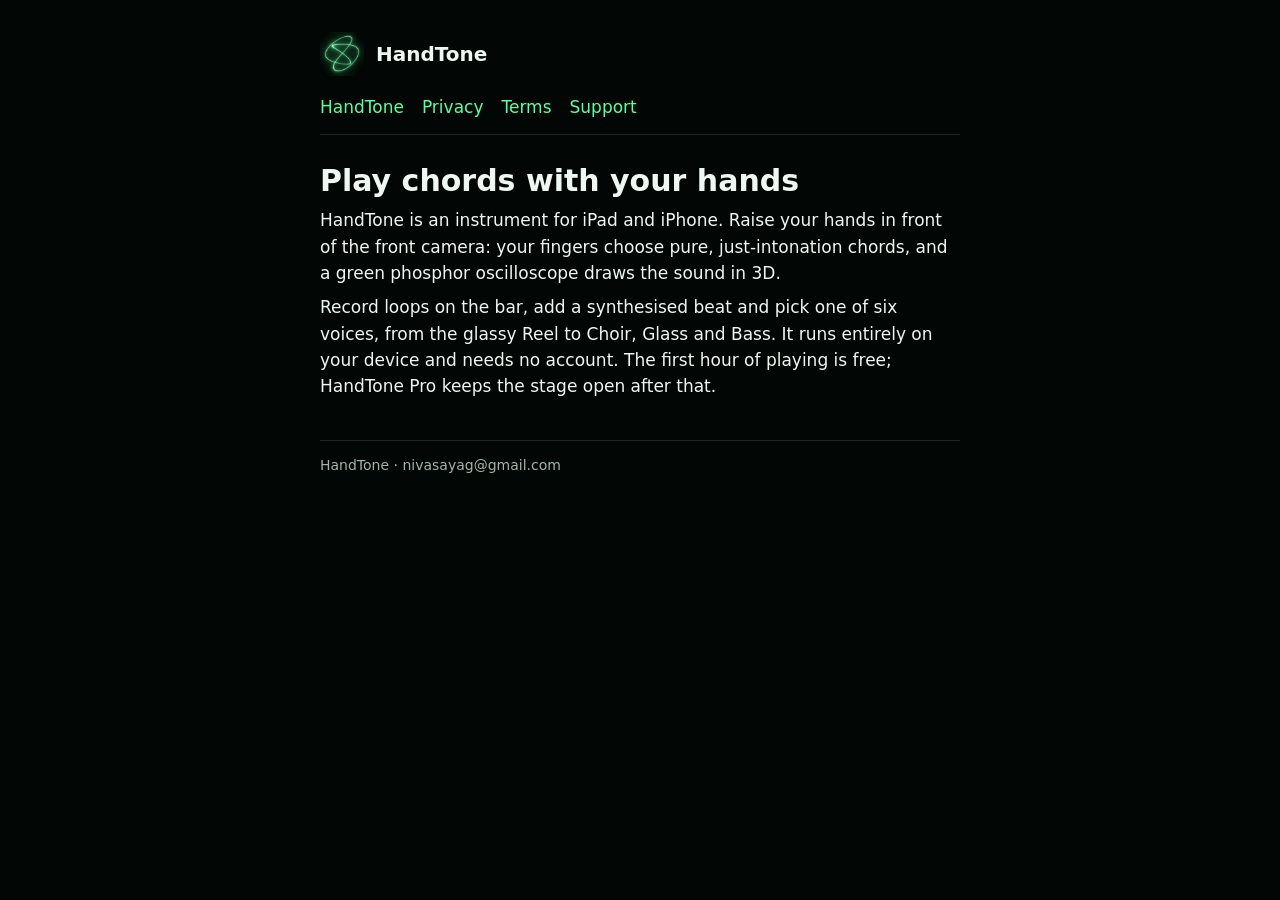
<file: index.html>
<!doctype html>
<html lang="en"><head><meta charset="utf-8"><meta name="viewport" content="width=device-width,initial-scale=1">
<title>Play chords with your hands | HandTone</title><link rel="stylesheet" href="style.css?v=20261110"><link rel="icon" href="icon.png"></head>
<body><main><header><img src="icon.png" alt=""><b>HandTone</b></header>
<nav><a href="index.html">HandTone</a><a href="privacy.html">Privacy</a><a href="terms.html">Terms</a><a href="support.html">Support</a></nav>
<h1>Play chords with your hands</h1>
<p>HandTone is an instrument for iPad and iPhone. Raise your hands in front of the front camera: your fingers choose pure, just-intonation chords, and a green phosphor oscilloscope draws the sound in 3D.</p>
<p>Record loops on the bar, add a synthesised beat and pick one of six voices, from the glassy Reel to Choir, Glass and Bass. It runs entirely on your device and needs no account. The first hour of playing is free; HandTone Pro keeps the stage open after that.</p>
<footer>HandTone · nivasayag@gmail.com</footer></main></body></html>
</file>
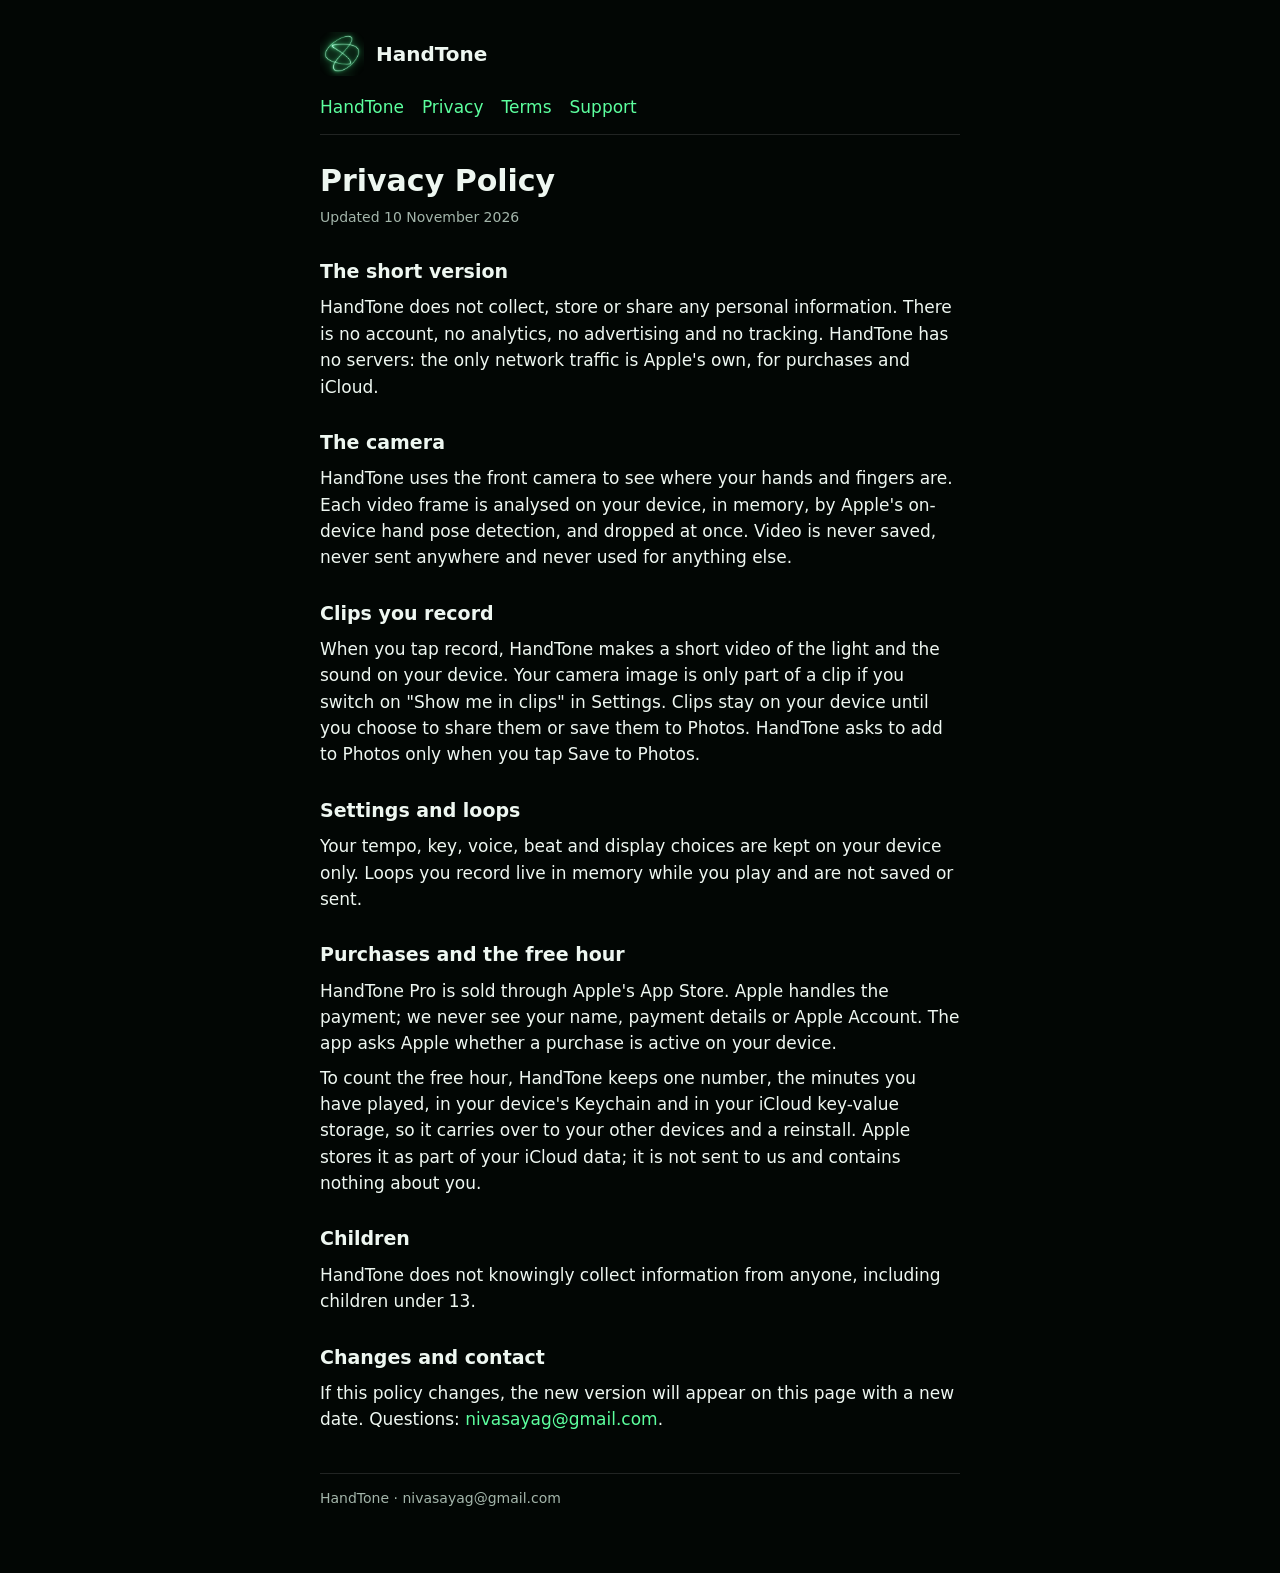
<file: privacy.html>
<!doctype html>
<html lang="en"><head><meta charset="utf-8"><meta name="viewport" content="width=device-width,initial-scale=1">
<title>Privacy Policy | HandTone</title><link rel="stylesheet" href="style.css?v=20261110"><link rel="icon" href="icon.png"></head>
<body><main><header><img src="icon.png" alt=""><b>HandTone</b></header>
<nav><a href="index.html">HandTone</a><a href="privacy.html">Privacy</a><a href="terms.html">Terms</a><a href="support.html">Support</a></nav>
<h1>Privacy Policy</h1><p class="updated">Updated 10 November 2026</p>
<section><h2>The short version</h2><p>HandTone does not collect, store or share any personal information. There is no account, no analytics, no advertising and no tracking. HandTone has no servers: the only network traffic is Apple's own, for purchases and iCloud.</p></section>
<section><h2>The camera</h2><p>HandTone uses the front camera to see where your hands and fingers are. Each video frame is analysed on your device, in memory, by Apple's on-device hand pose detection, and dropped at once. Video is never saved, never sent anywhere and never used for anything else.</p></section>
<section><h2>Clips you record</h2><p>When you tap record, HandTone makes a short video of the light and the sound on your device. Your camera image is only part of a clip if you switch on "Show me in clips" in Settings. Clips stay on your device until you choose to share them or save them to Photos. HandTone asks to add to Photos only when you tap Save to Photos.</p></section>
<section><h2>Settings and loops</h2><p>Your tempo, key, voice, beat and display choices are kept on your device only. Loops you record live in memory while you play and are not saved or sent.</p></section>
<section><h2>Purchases and the free hour</h2><p>HandTone Pro is sold through Apple's App Store. Apple handles the payment; we never see your name, payment details or Apple Account. The app asks Apple whether a purchase is active on your device.</p><p>To count the free hour, HandTone keeps one number, the minutes you have played, in your device's Keychain and in your iCloud key-value storage, so it carries over to your other devices and a reinstall. Apple stores it as part of your iCloud data; it is not sent to us and contains nothing about you.</p></section>
<section><h2>Children</h2><p>HandTone does not knowingly collect information from anyone, including children under 13.</p></section>
<section><h2>Changes and contact</h2><p>If this policy changes, the new version will appear on this page with a new date. Questions: <a href="mailto:nivasayag@gmail.com">nivasayag@gmail.com</a>.</p></section>
<footer>HandTone · nivasayag@gmail.com</footer></main></body></html>
</file>
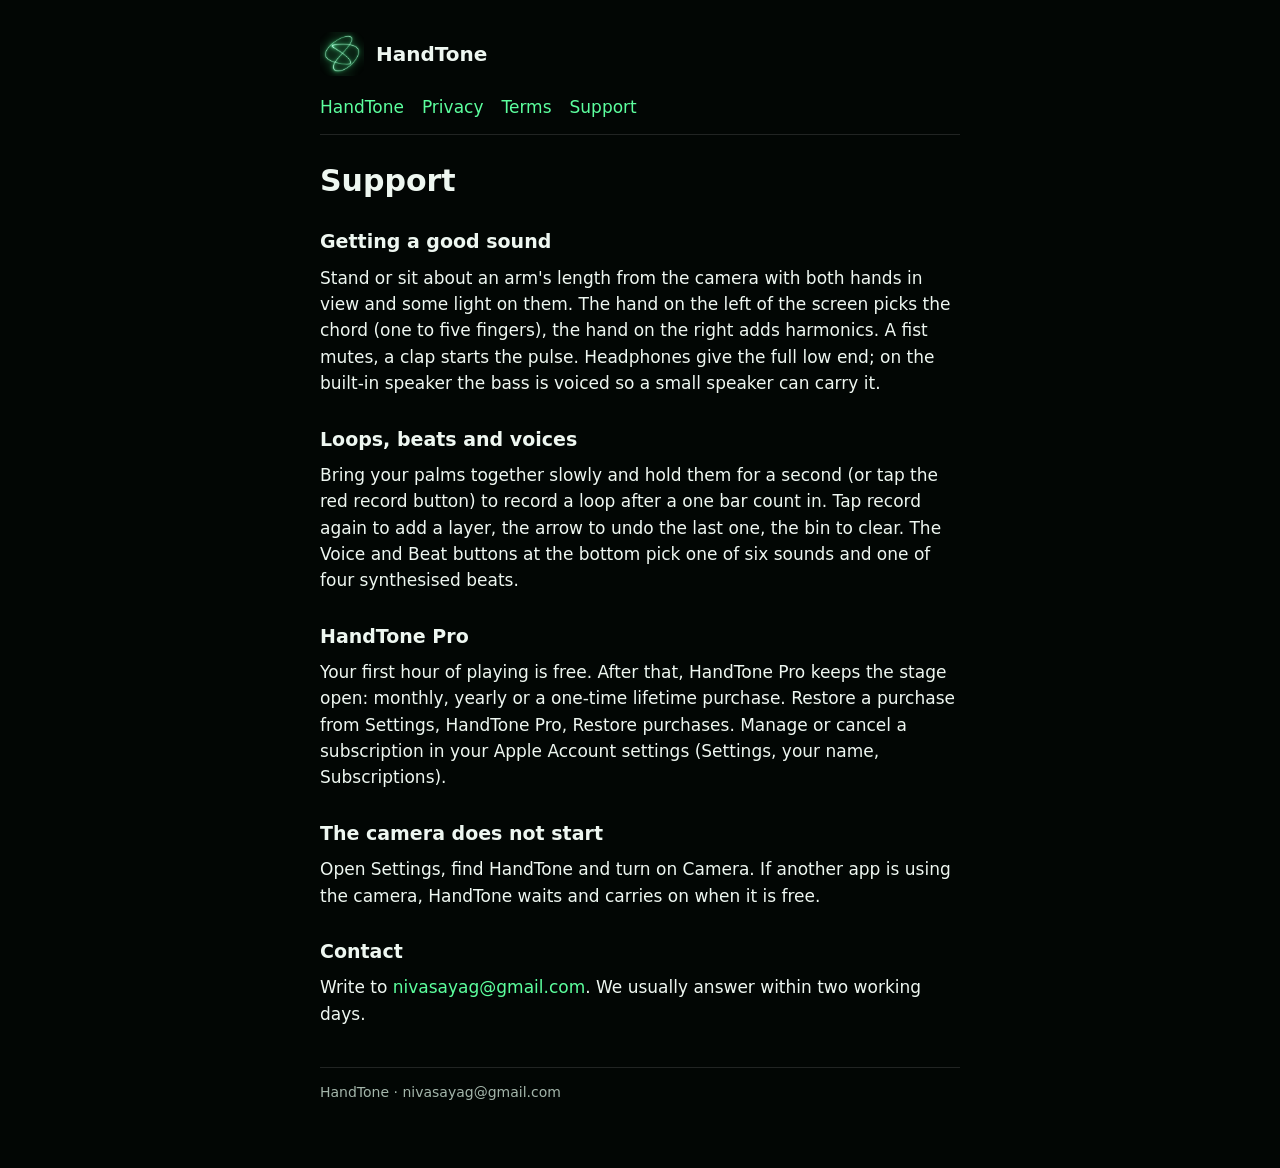
<file: support.html>
<!doctype html>
<html lang="en"><head><meta charset="utf-8"><meta name="viewport" content="width=device-width,initial-scale=1">
<title>Support | HandTone</title><link rel="stylesheet" href="style.css?v=20261110"><link rel="icon" href="icon.png"></head>
<body><main><header><img src="icon.png" alt=""><b>HandTone</b></header>
<nav><a href="index.html">HandTone</a><a href="privacy.html">Privacy</a><a href="terms.html">Terms</a><a href="support.html">Support</a></nav>
<h1>Support</h1>
<section><h2>Getting a good sound</h2><p>Stand or sit about an arm's length from the camera with both hands in view and some light on them. The hand on the left of the screen picks the chord (one to five fingers), the hand on the right adds harmonics. A fist mutes, a clap starts the pulse. Headphones give the full low end; on the built-in speaker the bass is voiced so a small speaker can carry it.</p></section>
<section><h2>Loops, beats and voices</h2><p>Bring your palms together slowly and hold them for a second (or tap the red record button) to record a loop after a one bar count in. Tap record again to add a layer, the arrow to undo the last one, the bin to clear. The Voice and Beat buttons at the bottom pick one of six sounds and one of four synthesised beats.</p></section>
<section><h2>HandTone Pro</h2><p>Your first hour of playing is free. After that, HandTone Pro keeps the stage open: monthly, yearly or a one-time lifetime purchase. Restore a purchase from Settings, HandTone Pro, Restore purchases. Manage or cancel a subscription in your Apple Account settings (Settings, your name, Subscriptions).</p></section>
<section><h2>The camera does not start</h2><p>Open Settings, find HandTone and turn on Camera. If another app is using the camera, HandTone waits and carries on when it is free.</p></section>
<section><h2>Contact</h2><p>Write to <a href="mailto:nivasayag@gmail.com">nivasayag@gmail.com</a>. We usually answer within two working days.</p></section>
<footer>HandTone · nivasayag@gmail.com</footer></main></body></html>
</file>
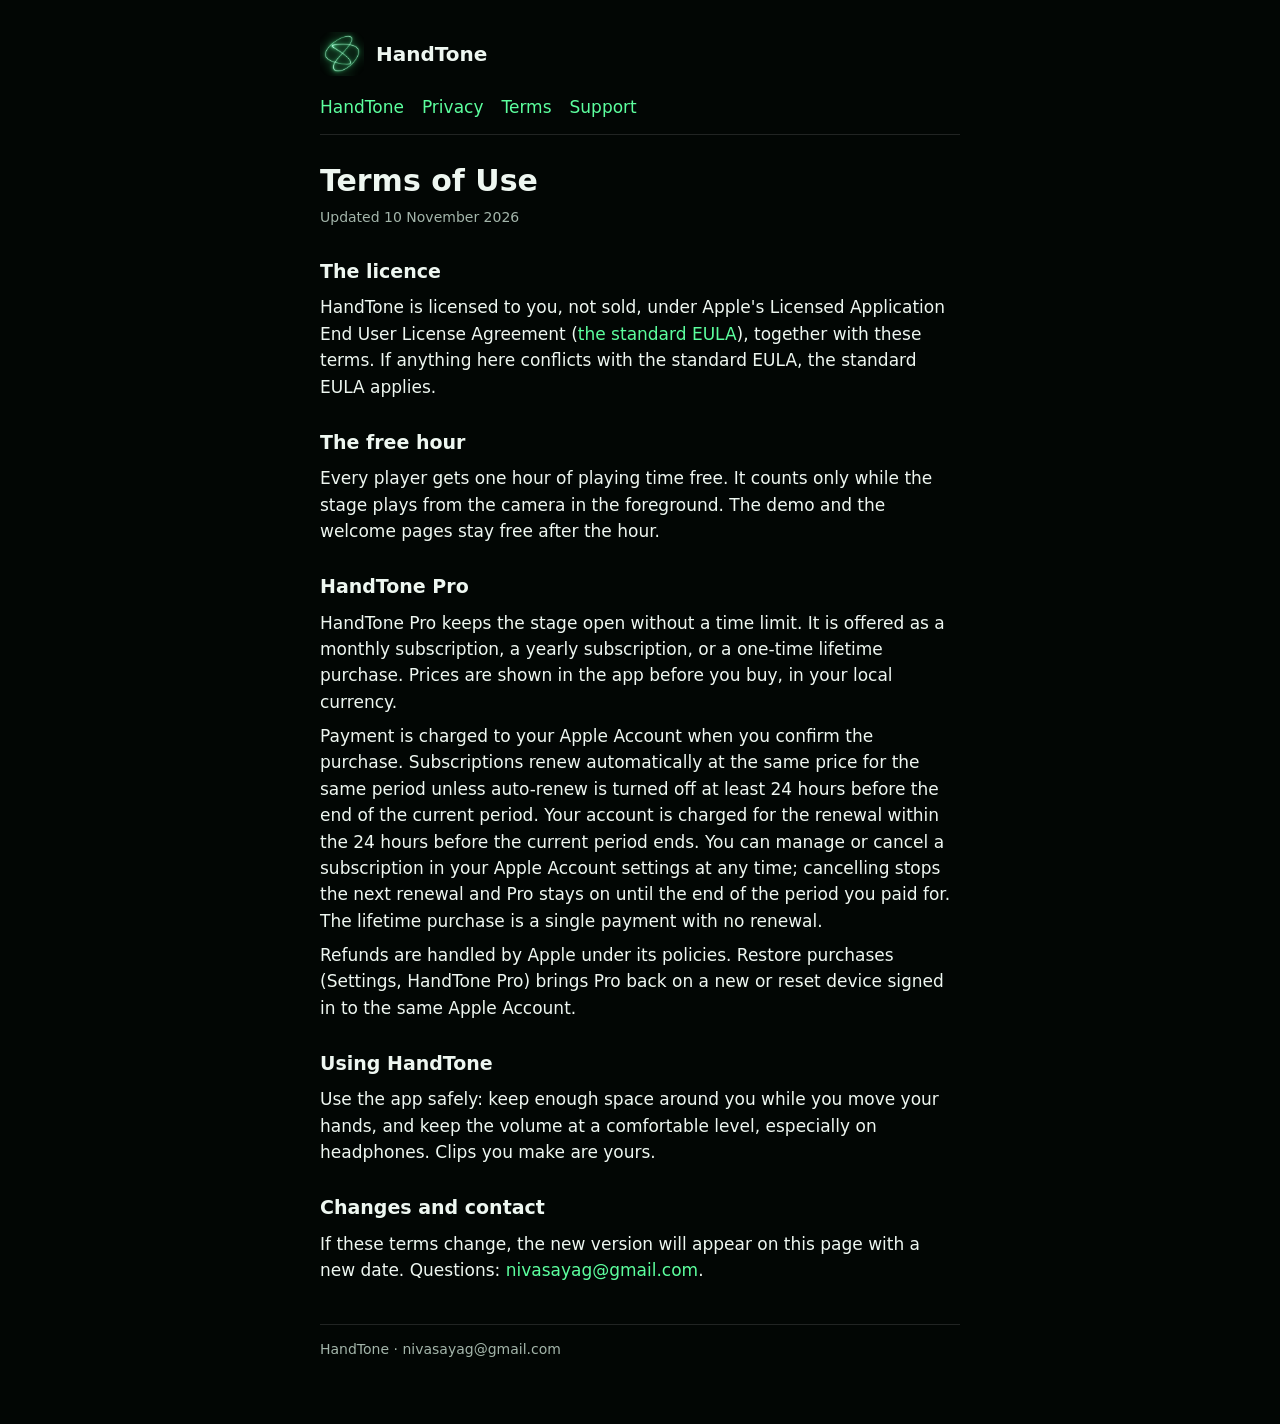
<file: terms.html>
<!doctype html>
<html lang="en"><head><meta charset="utf-8"><meta name="viewport" content="width=device-width,initial-scale=1">
<title>Terms of Use | HandTone</title><link rel="stylesheet" href="style.css?v=20261110"><link rel="icon" href="icon.png"></head>
<body><main><header><img src="icon.png" alt=""><b>HandTone</b></header>
<nav><a href="index.html">HandTone</a><a href="privacy.html">Privacy</a><a href="terms.html">Terms</a><a href="support.html">Support</a></nav>
<h1>Terms of Use</h1><p class="updated">Updated 10 November 2026</p>
<section><h2>The licence</h2><p>HandTone is licensed to you, not sold, under Apple's Licensed Application End User License Agreement (<a href="https://www.apple.com/legal/internet-services/itunes/dev/stdeula/">the standard EULA</a>), together with these terms. If anything here conflicts with the standard EULA, the standard EULA applies.</p></section>
<section><h2>The free hour</h2><p>Every player gets one hour of playing time free. It counts only while the stage plays from the camera in the foreground. The demo and the welcome pages stay free after the hour.</p></section>
<section><h2>HandTone Pro</h2><p>HandTone Pro keeps the stage open without a time limit. It is offered as a monthly subscription, a yearly subscription, or a one-time lifetime purchase. Prices are shown in the app before you buy, in your local currency.</p><p>Payment is charged to your Apple Account when you confirm the purchase. Subscriptions renew automatically at the same price for the same period unless auto-renew is turned off at least 24 hours before the end of the current period. Your account is charged for the renewal within the 24 hours before the current period ends. You can manage or cancel a subscription in your Apple Account settings at any time; cancelling stops the next renewal and Pro stays on until the end of the period you paid for. The lifetime purchase is a single payment with no renewal.</p><p>Refunds are handled by Apple under its policies. Restore purchases (Settings, HandTone Pro) brings Pro back on a new or reset device signed in to the same Apple Account.</p></section>
<section><h2>Using HandTone</h2><p>Use the app safely: keep enough space around you while you move your hands, and keep the volume at a comfortable level, especially on headphones. Clips you make are yours.</p></section>
<section><h2>Changes and contact</h2><p>If these terms change, the new version will appear on this page with a new date. Questions: <a href="mailto:nivasayag@gmail.com">nivasayag@gmail.com</a>.</p></section>
<footer>HandTone · nivasayag@gmail.com</footer></main></body></html>
</file>
<file: style.css>
:root{color-scheme:dark;--bg:#020604;--ink:#eef7f1;--sub:#a3b5aa;--accent:#5cff9e;--line:rgba(255,255,255,.12)}
*{box-sizing:border-box}html,body{margin:0;background:var(--bg);color:var(--ink);font:17px/1.55 -apple-system,BlinkMacSystemFont,"SF Pro Text",system-ui,sans-serif}
main{max-width:680px;margin:0 auto;padding:32px 20px 64px}
header{display:flex;align-items:center;gap:12px;font-size:20px}header img{width:44px;height:44px;border-radius:10px}
nav{display:flex;gap:18px;flex-wrap:wrap;margin:18px 0 28px;padding-bottom:14px;border-bottom:1px solid var(--line)}
nav a,a{color:var(--accent);text-decoration:none}a:hover{text-decoration:underline}
h1{font-size:30px;line-height:1.2;margin:0 0 6px}h2{font-size:19px;margin:28px 0 6px}
.updated,footer{color:var(--sub);font-size:14px}footer{margin-top:40px;padding-top:14px;border-top:1px solid var(--line)}
p{margin:8px 0;color:var(--ink)}
</file>
